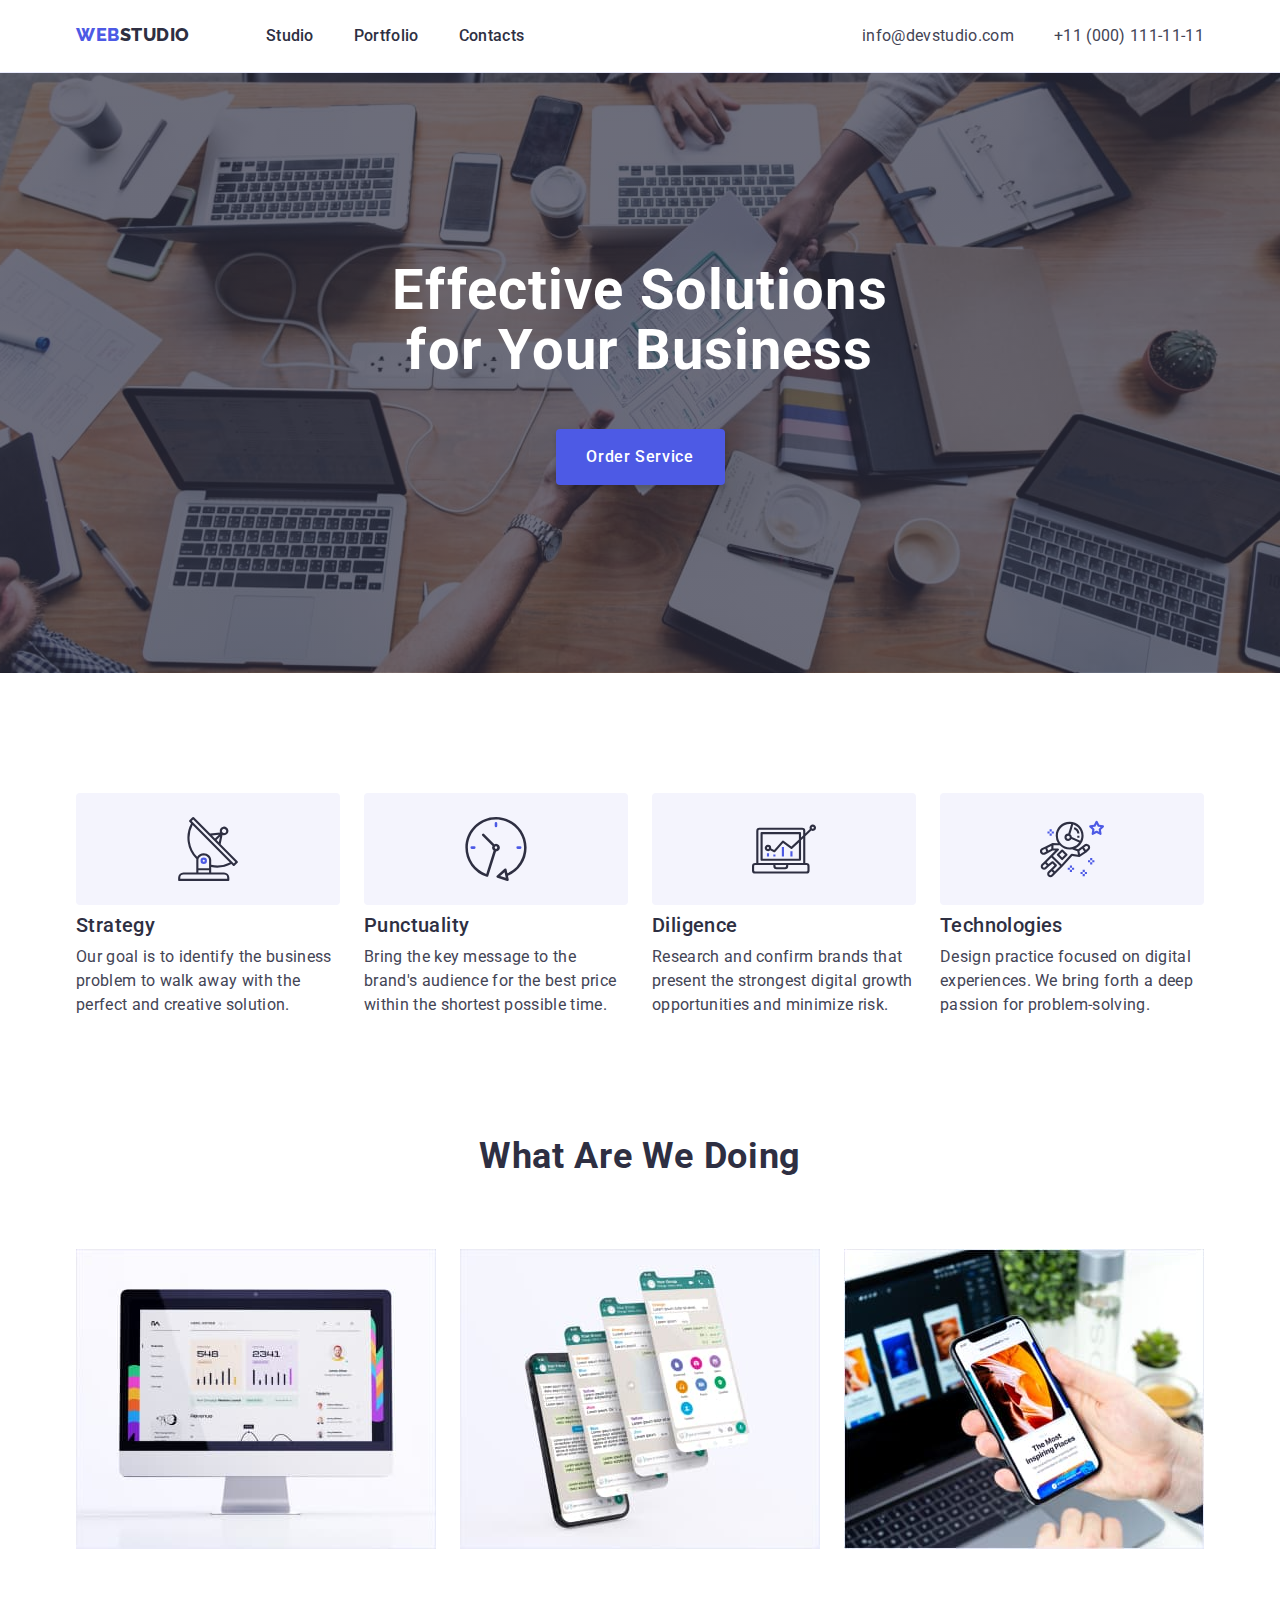
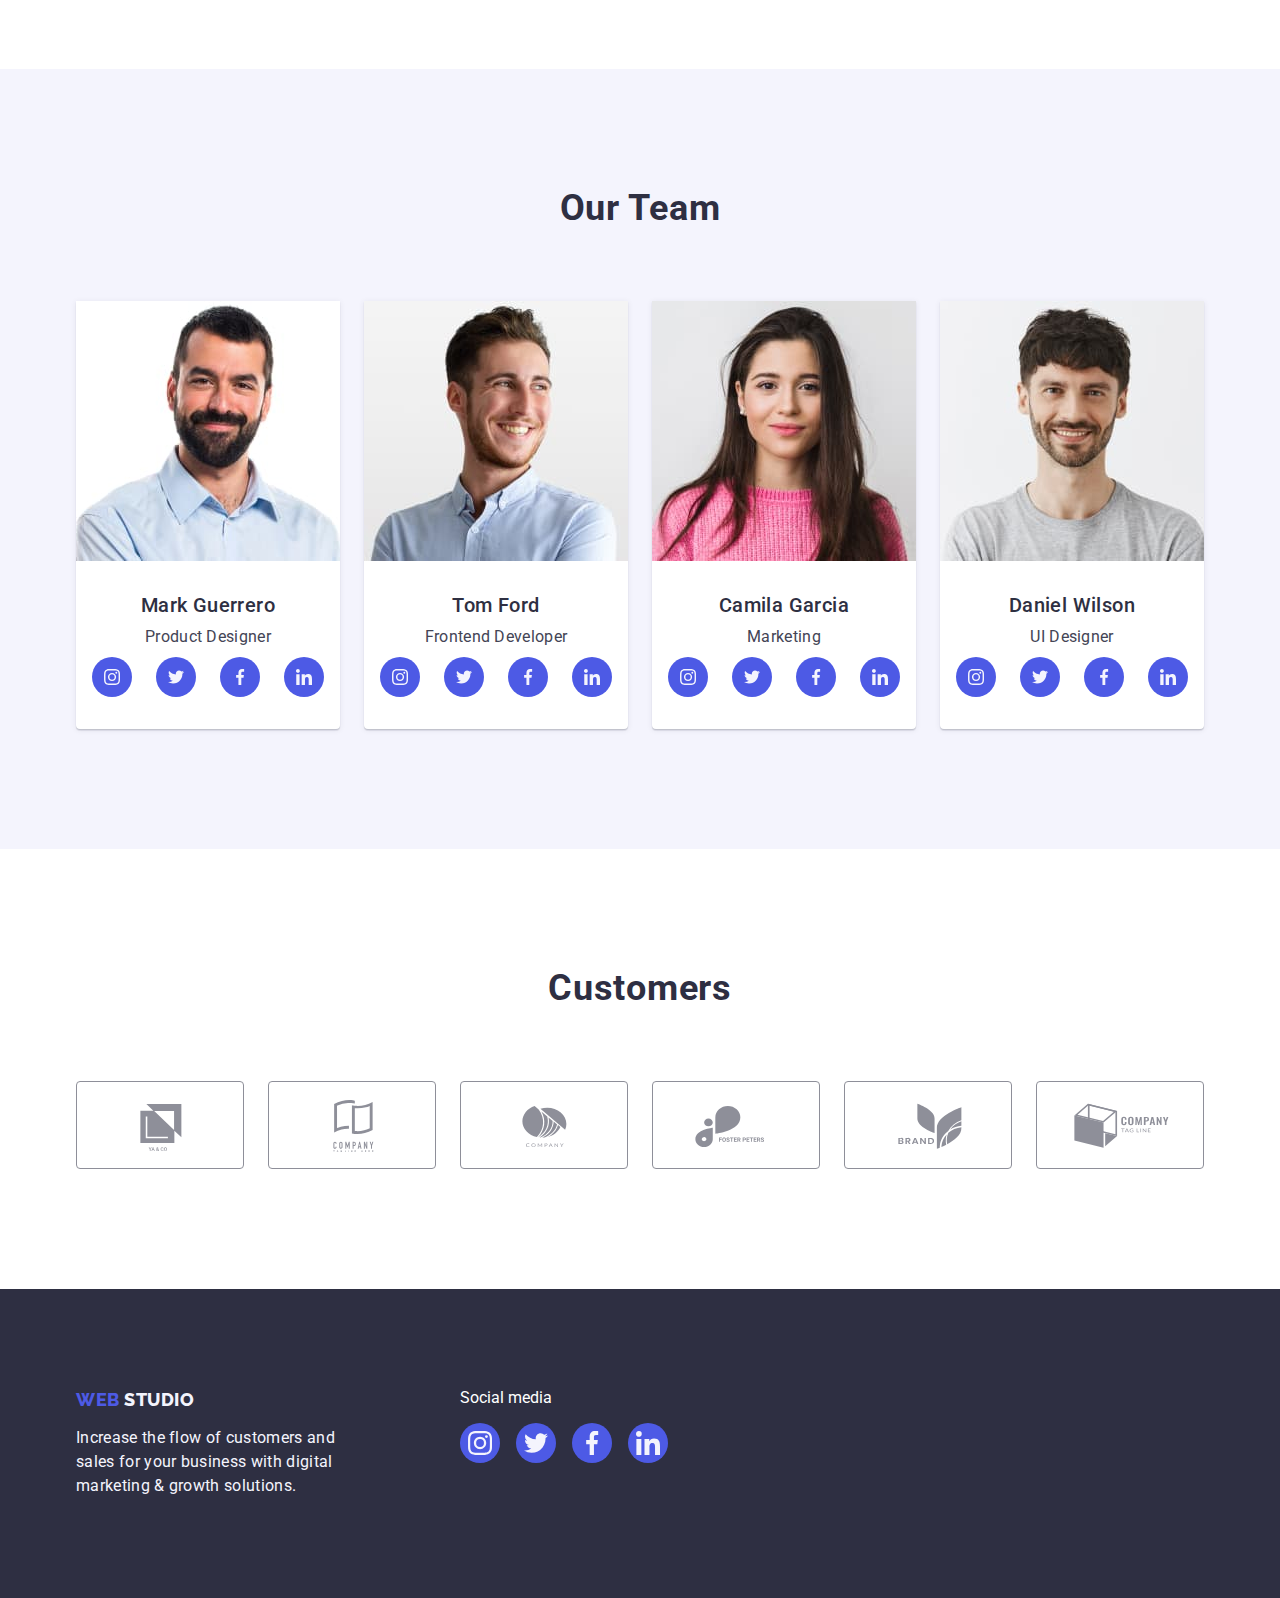
<file: index.html>
<!DOCTYPE html>
<html lang="en">
  <head>
    <meta charset="UTF-8" />
    <meta http-equiv="X-UA-Compatible" content="IE=edge" />
    <meta name="viewport" content="width=device-width, initial-scale=1.0" />
    <title>WebStudio</title>
    <link
      rel="stylesheet"
      href="https://cdn.jsdelivr.net/npm/modern-normalize@1.1.0/modern-normalize.min.css"
    />
    <link rel="preconnect" href="https://fonts.googleapis.com" />
    <link rel="preconnect" href="https://fonts.gstatic.com" crossorigin />
    <link
      href="https://fonts.googleapis.com/css2?family=Raleway:wght@800&family=Roboto:wght@400;500;700;900&display=swap"
      rel="stylesheet"
    />
    <link rel="stylesheet" href="./css/styles.css" />
  </head>
  <body>
    <header class="header-section">
      <div class="container header-box">
        <nav class="navigation">
          <a class="link logotype" href="./index.html"
            >Web<span class="logotype-studio-up">Studio</span></a
          >
          <ul class="navigation-list list">
            <li class="navigation-item">
              <a class="link navigation-link" href="./index.html">Studio</a>
            </li>
            <li class="navigation-item">
              <a class="link navigation-link" href="./portfolio.html"
                >Portfolio</a
              >
            </li>
            <li class="navigation-item">
              <a class="link navigation-link" href="">Contacts</a>
            </li>
          </ul>
        </nav>
        <address class="address">
          <ul class="address-list list">
            <li class="address-item">
              <a class="link address-link" href="mailto:info@devstudio.com"
                >info@devstudio.com</a
              >
            </li>
            <li class="address-item">
              <a class="link address-link" href="tel:+110001111111"
                >+11 (000) 111-11-11</a
              >
            </li>
          </ul>
        </address>
      </div>
    </header>
    <main>
      <section class="hero">
        <div class="container">
          <h1 class="hero-title">Effective Solutions for Your Business</h1>
          <button type="button" class="hero-button">Order Service</button>
        </div>
      </section>
      <section class="values section">
        <div class="container">
          <h2 class="chapter-title visually-hidden">Our values</h2>
          <ul class="values-list list">
            <li class="values-item">
              <div class="values-box">
                <svg class="values-icon" width="64" height="64">
                  <use href="./images/icons.svg#icon-antenna-1"></use>
                </svg>
              </div>
              <h3 class="chapter-subtitle">Strategy</h3>
              <p class="chapter-text">
                Our goal is to identify the business problem to walk away with
                the perfect and creative solution.
              </p>
            </li>
            <li class="values-item">
              <div class="values-box">
                <svg class="values-icon" width="64" height="64">
                  <use href="./images/icons.svg#icon-clock-1"></use>
                </svg>
              </div>
              <h3 class="chapter-subtitle">Punctuality</h3>
              <p class="chapter-text">
                Bring the key message to the brand's audience for the best price
                within the shortest possible time.
              </p>
            </li>
            <li class="values-item">
              <div class="values-box">
                <svg class="values-icon" width="64" height="64">
                  <use href="./images/icons.svg#icon-diagram-1"></use>
                </svg>
              </div>
              <h3 class="chapter-subtitle">Diligence</h3>
              <p class="chapter-text">
                Research and confirm brands that present the strongest digital
                growth opportunities and minimize risk.
              </p>
            </li>
            <li class="values-item">
              <div class="values-box">
                <svg class="values-icon" width="64" height="64">
                  <use href="./images/icons.svg#icon-astronaut-1"></use>
                </svg>
              </div>
              <h3 class="chapter-subtitle">Technologies</h3>
              <p class="chapter-text">
                Design practice focused on digital experiences. We bring forth a
                deep passion for problem-solving.
              </p>
            </li>
          </ul>
        </div>
      </section>
      <section class="activity section">
        <div class="container">
          <h2 class="chapter-title activity-chapter">What are we doing</h2>
          <ul class="activity-list list">
            <li class="activity-item">
              <img
                src="./images/main-page-images/img-1.jpg"
                alt="a white monitor"
                width="360"
                height="300"
              />
            </li>
            <li class="activity-item">
              <img
                src="./images/main-page-images/img-2.jpg"
                alt="a mobile phone"
                width="360"
                height="300"
              />
            </li>
            <li class="activity-item">
              <img
                src="./images/main-page-images/img-3.jpg"
                alt="a mobile phone and a laptop"
                width="360"
                height="300"
              />
            </li>
          </ul>
        </div>
      </section>
      <section class="team section">
        <div class="container">
          <h2 class="chapter-title team-chapter">Our Team</h2>
          <ul class="team-list list">
            <li class="team-item">
              <img
                src="./images/main-page-images/person-1.jpg"
                alt="photo of Mark Guerrero"
                width="264"
                height="260"
              />
              <div class="box-team">
                <h3 class="chapter-subtitle team-subtitle">Mark Guerrero</h3>
                <p class="chapter-text">Product Designer</p>
                <ul class="team-soc-list list">
                  <li class="team-soc-item">
                    <a href="" class="team-soc-link">
                      <svg width="16" height="16">
                        <use href="./images/icons.svg#instagram"></use>
                      </svg>
                    </a>
                  </li>
                  <li class="team-soc-item">
                    <a href="" class="team-soc-link">
                      <svg width="16" height="16">
                        <use href="./images/icons.svg#twitter"></use>
                      </svg>
                    </a>
                  </li>
                  <li class="team-soc-item">
                    <a href="" class="team-soc-link">
                      <svg width="16" height="16">
                        <use href="./images/icons.svg#facebook"></use>
                      </svg>
                    </a>
                  </li>
                  <li class="team-soc-item">
                    <a href="" class="team-soc-link">
                      <svg width="16" height="16">
                        <use href="./images/icons.svg#linkedin"></use>
                      </svg>
                    </a>
                  </li>
                </ul>
              </div>
            </li>
            <li class="team-item">
              <img
                src="./images/main-page-images/person-2.jpg"
                alt="photo of Tom Ford"
                width="264"
                height="260"
              />
              <div class="box-team">
                <h3 class="chapter-subtitle team-subtitle">Tom Ford</h3>
                <p class="chapter-text">Frontend Developer</p>
                <ul class="team-soc-list list">
                  <li class="team-soc-item">
                    <a href="" class="team-soc-link">
                      <svg width="16" height="16">
                        <use href="./images/icons.svg#instagram"></use>
                      </svg>
                    </a>
                  </li>
                  <li class="team-soc-item">
                    <a href="" class="team-soc-link">
                      <svg width="16" height="16">
                        <use href="./images/icons.svg#twitter"></use>
                      </svg>
                    </a>
                  </li>
                  <li class="team-soc-item">
                    <a href="" class="team-soc-link">
                      <svg width="16" height="16">
                        <use href="./images/icons.svg#facebook"></use>
                      </svg>
                    </a>
                  </li>
                  <li class="team-soc-item">
                    <a href="" class="team-soc-link">
                      <svg width="16" height="16">
                        <use href="./images/icons.svg#linkedin"></use>
                      </svg>
                    </a>
                  </li>
                </ul>
              </div>
            </li>
            <li class="team-item">
              <img
                src="./images/main-page-images/person-3.jpg"
                alt="photo of Camila Garcia"
                width="264"
                height="260"
              />
              <div class="box-team">
                <h3 class="chapter-subtitle team-subtitle">Camila Garcia</h3>
                <p class="chapter-text">Marketing</p>
                <ul class="team-soc-list list">
                  <li class="team-soc-item">
                    <a href="" class="team-soc-link">
                      <svg width="16" height="16">
                        <use
                          class="team-soc-icon"
                          href="./images/icons.svg#instagram"
                        ></use>
                      </svg>
                    </a>
                  </li>
                  <li class="team-soc-item">
                    <a href="" class="team-soc-link">
                      <svg width="16" height="16">
                        <use href="./images/icons.svg#twitter"></use>
                      </svg>
                    </a>
                  </li>
                  <li class="team-soc-item">
                    <a href="" class="team-soc-link">
                      <svg width="16" height="16">
                        <use href="./images/icons.svg#facebook"></use>
                      </svg>
                    </a>
                  </li>
                  <li class="team-soc-item">
                    <a href="" class="team-soc-link">
                      <svg width="16" height="16">
                        <use href="./images/icons.svg#linkedin"></use>
                      </svg>
                    </a>
                  </li>
                </ul>
              </div>
            </li>
            <li class="team-item">
              <img
                src="./images/main-page-images/person-4.jpg"
                alt="photo of Daniel Wilson"
                width="264"
                height="260"
              />
              <div class="box-team">
                <h3 class="chapter-subtitle team-subtitle">Daniel Wilson</h3>
                <p class="chapter-text">UI Designer</p>
                <ul class="team-soc-list list">
                  <li class="team-soc-item">
                    <a href="" class="team-soc-link">
                      <svg width="16" height="16">
                        <use href="./images/icons.svg#instagram"></use>
                      </svg>
                    </a>
                  </li>
                  <li class="team-soc-item">
                    <a href="" class="team-soc-link">
                      <svg width="16" height="16">
                        <use href="./images/icons.svg#twitter"></use>
                      </svg>
                    </a>
                  </li>
                  <li class="team-soc-item">
                    <a href="" class="team-soc-link">
                      <svg width="16" height="16">
                        <use href="./images/icons.svg#facebook"></use>
                      </svg>
                    </a>
                  </li>
                  <li class="team-soc-item">
                    <a href="" class="team-soc-link">
                      <svg width="16" height="16">
                        <use href="./images/icons.svg#linkedin"></use>
                      </svg>
                    </a>
                  </li>
                </ul>
              </div>
            </li>
          </ul>
        </div>
      </section>
      <section class="customers section">
        <div class="container">
          <h2 class="chapter-title customers-chapter">Customers</h2>
          <ul class="customers-list list">
            <li class="customers-item">
              <a href="" class="customers-link">
                <svg class="customers-icon" width="104" height="56">
                  <use href="./images/icons.svg#icon-Logo-1"></use>
                </svg>
              </a>
            </li>
            <li class="customers-item">
              <a href="" class="customers-link">
                <svg class="customers-icon" width="104" height="56">
                  <use href="./images/icons.svg#icon-Logo-2"></use>
                </svg>
              </a>
            </li>
            <li class="customers-item">
              <a href="" class="customers-link">
                <svg class="customers-icon" width="104" height="56">
                  <use href="./images/icons.svg#icon-Logo-3"></use>
                </svg>
              </a>
            </li>
            <li class="customers-item">
              <a href="" class="customers-link">
                <svg class="customers-icon" width="104" height="56">
                  <use href="./images/icons.svg#icon-Logo-4"></use>
                </svg>
              </a>
            </li>
            <li class="customers-item">
              <a href="" class="customers-link">
                <svg class="customers-icon" width="104" height="56">
                  <use href="./images/icons.svg#icon-Logo-5"></use>
                </svg>
              </a>
            </li>
            <li class="customers-item">
              <a href="" class="customers-link">
                <svg class="customers-icon" width="104" height="56">
                  <use href="./images/icons.svg#icon-Logo-6"></use>
                </svg>
              </a>
            </li>
          </ul>
        </div>
      </section>
    </main>
    <footer class="page-end">
      <div class="container footer-thumb">
        <div class="footer-box">
          <a class="logotype link" href="./index.html">
            Web
            <span class="logotype-studio-down">Studio</span>
          </a>
          <p class="page-end-text">
            Increase the flow of customers and sales for your business with
            digital marketing & growth solutions.
          </p>
        </div>
        <div class="footer-box">
          <p class="soc-title">Social media</p>
          <ul class="footer-soc-list list">
            <li class="footer-soc-item">
              <a href="" class="footer-soc-link link">
                <svg width="24" height="24">
                  <use href="./images/icons.svg#instagram"></use>
                </svg>
              </a>
            </li>
            <li class="footer-soc-item">
              <a href="" class="footer-soc-link link">
                <svg width="24" height="24">
                  <use href="./images/icons.svg#twitter"></use>
                </svg>
              </a>
            </li>
            <li class="footer-soc-item">
              <a href="" class="footer-soc-link link">
                <svg width="24" height="24">
                  <use href="./images/icons.svg#facebook"></use>
                </svg>
              </a>
            </li>
            <li class="footer-soc-item">
              <a href="" class="footer-soc-link link">
                <svg width="24" height="24">
                  <use href="./images/icons.svg#linkedin"></use>
                </svg>
              </a>
            </li>
          </ul>
        </div>
      </div>
    </footer>
  </body>
</html>
</file>
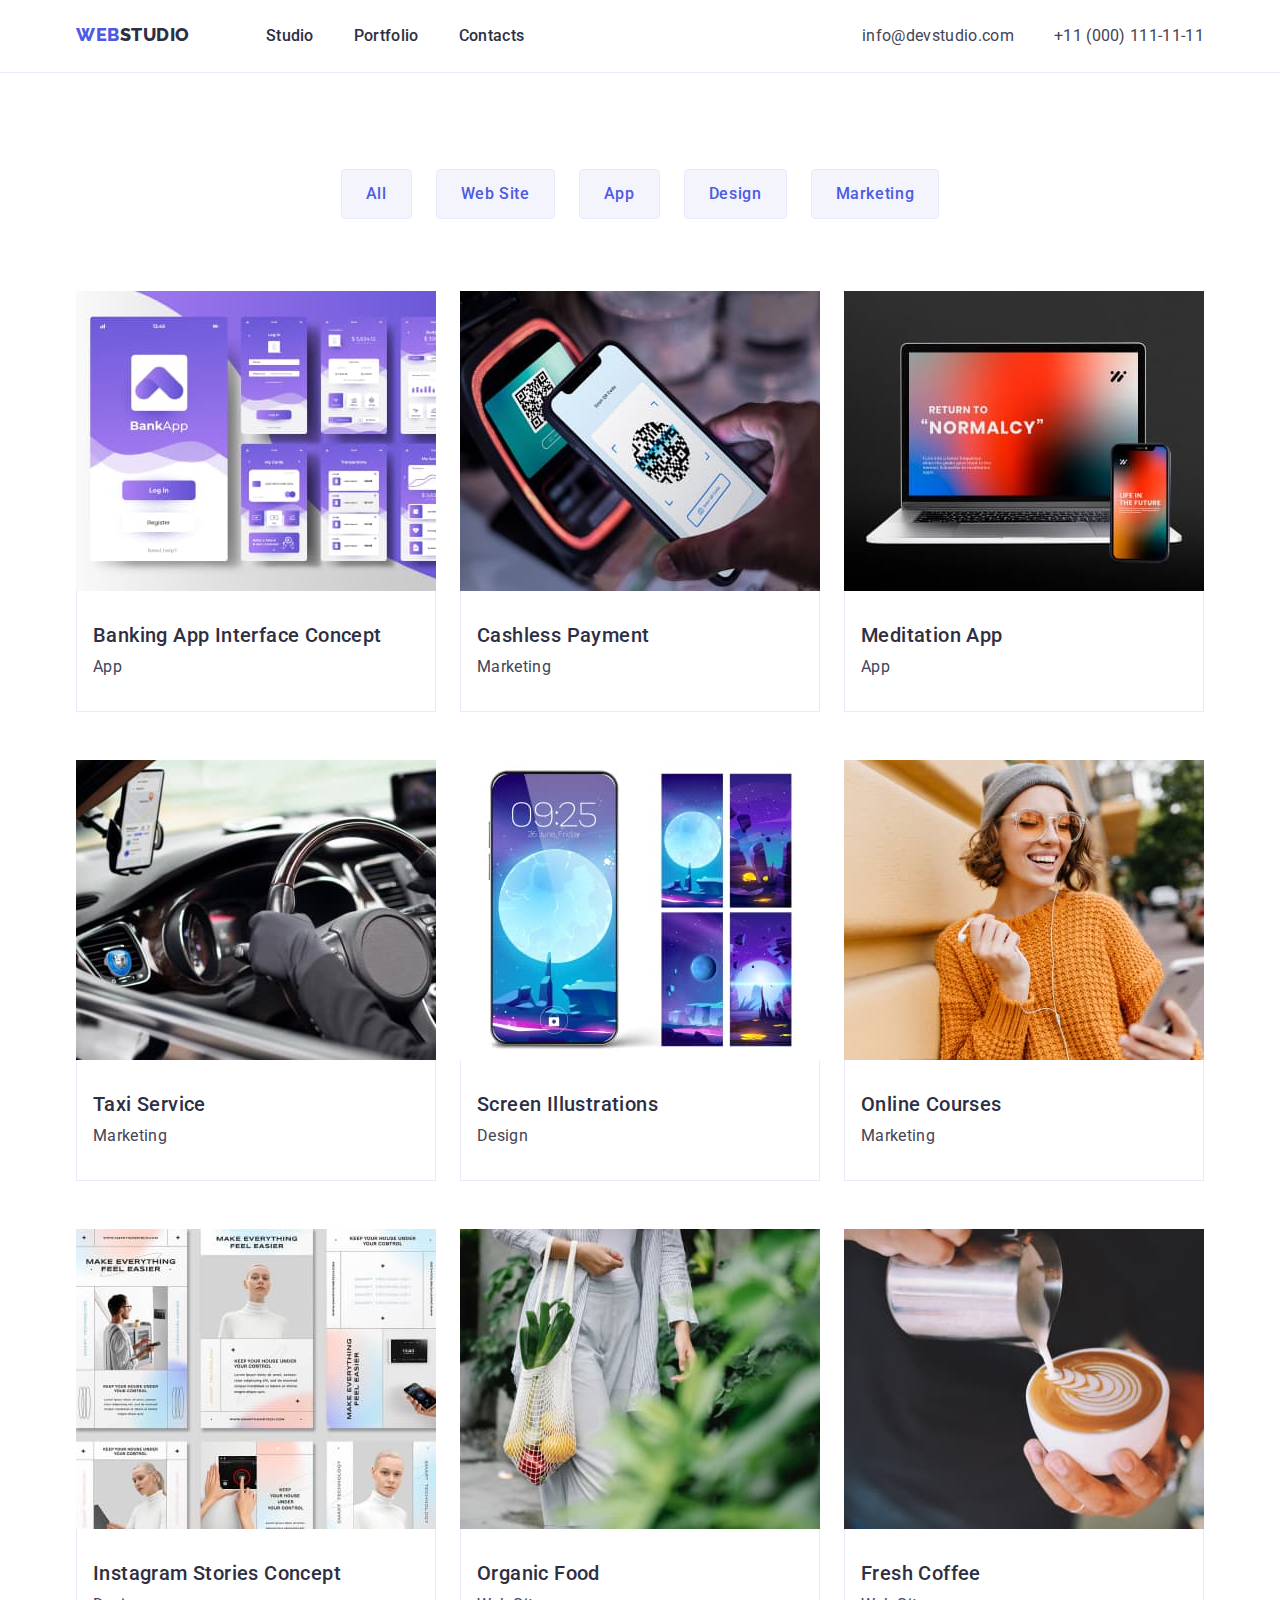
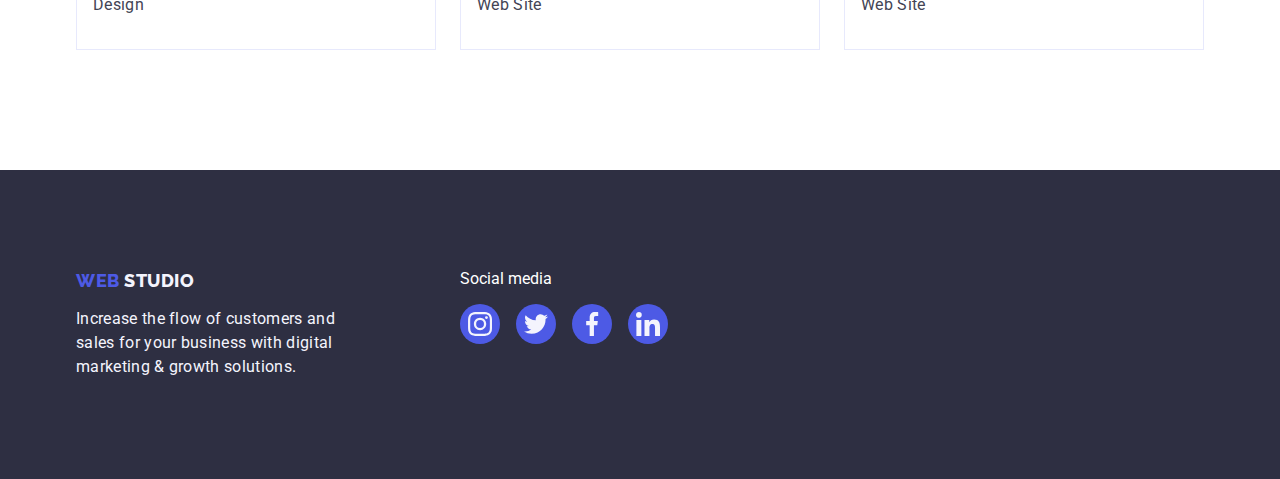
<file: portfolio.html>
<!DOCTYPE html>
<html lang="en">
  <head>
    <meta charset="UTF-8" />
    <meta http-equiv="X-UA-Compatible" content="IE=edge" />
    <meta name="viewport" content="width=device-width, initial-scale=1.0" />
    <title>Portfolio</title>
    <link
      rel="stylesheet"
      href="https://cdn.jsdelivr.net/npm/modern-normalize@1.1.0/modern-normalize.min.css"
    />
    <link rel="preconnect" href="https://fonts.googleapis.com" />
    <link rel="preconnect" href="https://fonts.gstatic.com" crossorigin />
    <link
      href="https://fonts.googleapis.com/css2?family=Raleway:wght@800&family=Roboto:wght@400;500;700;900&display=swap"
      rel="stylesheet"
    />
    <link rel="stylesheet" href="./css/styles.css" />
  </head>
  <body>
    <header class="header-section">
      <div class="container header-box">
        <nav class="navigation">
          <a class="logotype link" href="./index.html"
            >Web<span class="logotype-studio-up">Studio</span></a
          >
          <ul class="list navigation-list">
            <li>
              <a class="navigation-link link" href="./index.html">Studio</a>
            </li>
            <li>
              <a class="navigation-link link" href="./portfolio.html"
                >Portfolio</a
              >
            </li>
            <li><a class="navigation-link link" href="">Contacts</a></li>
          </ul>
        </nav>
        <address class="address">
          <ul class="address-list list">
            <li>
              <a class="address-link link" href="mailto:info@devstudio.com"
                >info@devstudio.com</a
              >
            </li>
            <li>
              <a class="address-link link" href="tel:+110001111111"
                >+11 (000) 111-11-11</a
              >
            </li>
          </ul>
        </address>
      </div>
    </header>
    <main>
      <section class="potrfolio-menu-section section">
        <div class="container">
          <h1 class="visually-hidden">Portfolio</h1>
          <ul class="menu-button-list list">
            <li><button class="menu-button" type="button">All</button></li>
            <li><button class="menu-button" type="button">Web Site</button></li>
            <li><button class="menu-button" type="button">App</button></li>
            <li><button class="menu-button" type="button">Design</button></li>
            <li>
              <button class="menu-button" type="button">Marketing</button>
            </li>
          </ul>
          <ul class="portfolio-list list">
            <li class="portfolio-menu-item">
              <a class="portfolio-link link" href="">
                <img
                  src="./images/portfolio-images/portfolio-banking-app-interface-concept.jpg"
                  alt="Interface of Banking App"
                  width="360"
                  height="300"
                />
                <div class="portfolio-text">
                  <h2 class="chapter-subtitle portfolio-menu-subtitle">
                    Banking App Interface Concept
                  </h2>
                  <p class="chapter-text">App</p>
                </div>
              </a>
            </li>
            <li class="portfolio-menu-item">
              <a class="portfolio-link link" href="">
                <img
                  src="./images/portfolio-images/portfolio-cashless-payment.jpg"
                  alt="Example of Cashless Payment"
                  width="360"
                  height="300"
                />
                <div class="portfolio-text">
                  <h2 class="chapter-subtitle portfolio-menu-subtitle">
                    Cashless Payment
                  </h2>
                  <p class="chapter-text">Marketing</p>
                </div>
              </a>
            </li>
            <li class="portfolio-menu-item">
              <a class="portfolio-link link" href="">
                <img
                  src="./images/portfolio-images/portfolio-meditation-app.jpg"
                  alt="A laptop and a mobile phone"
                  width="360"
                  height="300"
                />
                <div class="portfolio-text">
                  <h2 class="chapter-subtitle portfolio-menu-subtitle">
                    Meditation App
                  </h2>
                  <p class="chapter-text">App</p>
                </div>
              </a>
            </li>
            <li class="portfolio-menu-item">
              <a class="portfolio-link link" href="">
                <img
                  src="./images/portfolio-images/portfolio-taxi-service.jpg"
                  alt="a car dashboard, a steering wheel and mobile phone"
                  width="360"
                  height="300"
                />
                <div class="portfolio-text">
                  <h2 class="chapter-subtitle portfolio-menu-subtitle">
                    Taxi Service
                  </h2>
                  <p class="chapter-text">Marketing</p>
                </div>
              </a>
            </li>
            <li class="portfolio-menu-item">
              <a class="portfolio-link link" href="">
                <img
                  src="./images/portfolio-images/portfolio-screen-illustrations.jpg"
                  alt="different types of mobile phone's screen"
                  width="360"
                  height="300"
                />
                <div class="portfolio-text">
                  <h2 class="chapter-subtitle portfolio-menu-subtitle">
                    Screen Illustrations
                  </h2>
                  <p class="chapter-text">Design</p>
                </div>
              </a>
            </li>
            <li class="portfolio-menu-item">
              <a class="portfolio-link link" href="">
                <img
                  src="./images/portfolio-images/portfolio-online-courses.jpg"
                  alt="A happy girl in orange sweater with a mobile phone"
                  width="360"
                  height="300"
                />
                <div class="portfolio-text">
                  <h2 class="chapter-subtitle portfolio-menu-subtitle">
                    Online Courses
                  </h2>
                  <p class="chapter-text">Marketing</p>
                </div>
              </a>
            </li>
            <li class="portfolio-menu-item">
              <a class="portfolio-link link" href="">
                <img
                  src="./images/portfolio-images/portfolio-instagram-stories-concept.jpg"
                  alt="example of instagram story"
                  width="360"
                  height="300"
                />
                <div class="portfolio-text">
                  <h2 class="chapter-subtitle portfolio-menu-subtitle">
                    Instagram Stories Concept
                  </h2>
                  <p class="chapter-text">Design</p>
                </div>
              </a>
            </li>
            <li class="portfolio-menu-item">
              <a class="portfolio-link link" href="">
                <img
                  src="./images/portfolio-images/portfolio-organic-food.jpg"
                  alt="a girl with fruits and vegetables"
                  width="360"
                  height="300"
                />
                <div class="portfolio-text">
                  <h2 class="chapter-subtitle portfolio-menu-subtitle">
                    Organic Food
                  </h2>
                  <p class="chapter-text">Web Site</p>
                </div>
              </a>
            </li>
            <li class="portfolio-menu-item">
              <a class="portfolio-link link" href="">
                <img
                  src="./images/portfolio-images/portfolio-fresh-coffee.jpg"
                  alt="a cup of coffee with milk"
                  width="360"
                  height="300"
                />
                <div class="portfolio-text">
                  <h2 class="chapter-subtitle portfolio-menu-subtitle">
                    Fresh Coffee
                  </h2>
                  <p class="chapter-text">Web Site</p>
                </div>
              </a>
            </li>
          </ul>
        </div>
      </section>
    </main>
    <footer class="page-end">
      <div class="container footer-thumb">
        <div class="footer-box">
          <a class="logotype link" href="./index.html"
            >Web <span class="logotype-studio-down">Studio</span></a
          >
          <p class="page-end-text">
            Increase the flow of customers and sales for your business with
            digital marketing & growth solutions.
          </p>
        </div>
        <div class="footer-box">
          <p class="soc-title">Social media</p>
          <ul class="footer-soc-list list">
            <li class="footer-soc-item">
              <a href="" class="footer-soc-link link">
                <svg width="24" height="24">
                  <use href="./images/icons.svg#instagram"></use>
                </svg>
              </a>
            </li>
            <li class="footer-soc-item">
              <a href="" class="footer-soc-link link">
                <svg width="24" height="24">
                  <use href="./images/icons.svg#twitter"></use>
                </svg>
              </a>
            </li>
            <li class="footer-soc-item">
              <a href="" class="footer-soc-link link">
                <svg width="24" height="24">
                  <use href="./images/icons.svg#facebook"></use>
                </svg>
              </a>
            </li>
            <li class="footer-soc-item">
              <a href="" class="footer-soc-link link">
                <svg width="24" height="24">
                  <use href="./images/icons.svg#linkedin"></use>
                </svg>
              </a>
            </li>
          </ul>
        </div>
      </div>
    </footer>
  </body>
</html>
</file>
<file: css/styles.css>
:root {
  --primary-background-color: #ffffff;
  --secondary-background-color: #2e2f42;
  --tretiary-background-color: #f4f4fd;
  --primary-color: #2e2f42;
  --secondary-color: #434455;
  --tretiary-color: #f4f4fd;
  --logo-web-color: #4d5ae5;
  --logo-studio-up-color: #2e2f42;
  --logo-studio-down-color: #f4f4fd;
  --hero-title-color: #ffffff;
  --primary-botton-color: #ffffff;
  --secondary-botton-color: #4d5ae5;
  --active-link-color: #404bbf;
  --item-gap: 24px;
  --head-paragraph-gap: 8px;
}

h1,
h2,
h3,
h4,
h5,
h6,
p {
  margin-top: 0;
  margin-bottom: 0;
}

ul {
  margin-top: 0;
  margin-bottom: 0;
  padding-left: 0;
}

img {
  display: block;
}

.list {
  list-style: none;
}

.link {
  text-decoration: none;
}

.container {
  max-width: 1158px;
  padding-left: 15px;
  padding-right: 15px;
  margin: 0 auto;
}

.visually-hidden {
  position: absolute;
  width: 1px;
  height: 1px;
  margin: -1px;
  border: 0;
  padding: 0;
  white-space: nowrap;
  clip-path: inset(100%);
  clip: rect(0 0 0 0);
  overflow: hidden;
}

body {
  font-family: "Roboto", sans-serif;
  color: var(--primary-color);
  background-color: var(--primary-background-color);
}

/* ====================COMPONENTS==================== */

.chapter-title {
  font-size: 36px;
  line-height: 1.11;
  text-align: center;
  letter-spacing: 0.02em;
  text-transform: capitalize;
}

.chapter-subtitle {
  font-weight: 500;
  font-size: 20px;
  line-height: 1.2;
  letter-spacing: 0.02em;
  color: var(--primary-color);
  margin-bottom: var(--head-paragraph-gap);
}
.chapter-text {
  font-size: 16px;
  line-height: 1.5;
  letter-spacing: 0.02em;
  color: var(--secondary-color);
}

.section {
  padding-bottom: 120px;
}

/* ====================LOGOTYPE==================== */

.logotype {
  font-family: "Raleway", sans-serif;
  font-weight: 800;
  font-size: 18px;
  line-height: 1.17;
  align-items: center;
  letter-spacing: 0.03em;
  text-transform: uppercase;
  color: var(--logo-web-color);
}

.logotype-studio-up {
  color: var(--logo-studio-up-color);
}

.logotype-studio-down {
  color: var(--logo-studio-down-color);
}

/* ====================HEADER==================== */
.header-box {
  display: flex;
}

.navigation {
  display: flex;
  gap: 76px;
}

.navigation-list {
  display: flex;
  gap: 40px;
}

.navigation-link {
  font-weight: 500;
  font-size: 16px;
  line-height: 1.5;
  letter-spacing: 0.02em;
  color: var(--primary-color);
}

.navigation-link:hover,
.navigation-link:focus {
  font-weight: 500;
  font-size: 16px;
  line-height: 1.5;
  letter-spacing: 0.02em;
  color: var(--active-link-color);
}

.address {
  font-style: normal;
  margin-left: auto;
}

.address-list {
  display: flex;
  gap: 40px;
}

.address-link {
  font-size: 16px;
  line-height: 1.5;
  letter-spacing: 0.02em;
  color: var(--secondary-color);
}

.address-link:hover,
.address-link:focus {
  color: var(--active-link-color);
}

.header-section {
  padding: 24px 0;
  border-bottom-width: 1px;
  border-bottom-style: solid;
  border-bottom-color: #e7e9fc;
}

/* ====================HERO==================== */
.hero {
  margin: 0 auto;
  padding: 188px 0;
  max-width: 1440px;
  max-height: 600px;
  background-color: var(--secondary-background-color);
  background-image: linear-gradient(
      rgba(46, 47, 66, 0.7),
      rgba(46, 47, 66, 0.7)
    ),
    url(../images/main-page-images/hero-bg-image.jpg);
  background-repeat: no-repeat;
  background-position: center;
  background-size: cover;
}

.hero-title {
  font-size: 56px;
  line-height: 1.07;
  text-align: center;
  letter-spacing: 0.02em;
  color: var(--hero-title-color);
  width: 496px;
  margin: 0 auto 48px;
}
.hero-button {
  font-family: "Roboto", sans-serif;
  font-weight: 500;
  font-size: 16px;
  line-height: 1.5;
  align-items: center;
  letter-spacing: 0.04em;
  color: var(--primary-botton-color);
  background-color: var(--secondary-botton-color);
  box-shadow: 0px 4px 4px rgba(0, 0, 0, 0.15);
  border: none;
  border-radius: 4px;
  cursor: pointer;
  width: 169px;
  height: 56px;
  margin-top: 48px;
  display: block;
  margin: 0 auto;
}

.hero-button:hover,
.hero-button:focus {
  background: var(--active-link-color);
}

/* ====================VALUES==================== */

.values {
  padding-top: 120px;
}

.values-box {
  margin-bottom: 8px;
  display: flex;
  justify-content: center;
  align-items: center;
  width: 264px;
  height: 112px;
  background-color: var(--tretiary-background-color);
  border-radius: 4px;
}

.values-list {
  display: flex;
}

.values-item {
  flex-basis: calc(100% / 4);
}

.values-item:not(:first-child) {
  margin-left: var(--item-gap);
}

/* ====================ACTIVITY==================== */

.activity-chapter {
  margin-bottom: 72px;
}

.activity-list {
  display: flex;
}

.activity-item {
  flex-basis: calc(100% / 3);
}

.activity-item:not(:first-child) {
  margin-left: var(--item-gap);
}

/* ====================OUR TEAM==================== */

.team {
  background-color: var(--tretiary-background-color);
  padding-top: 120px;
}

.box-team {
  text-align: center;
  padding: 32px 16px;
}

.team-item {
  background-color: var(--primary-background-color);
  box-shadow: 0px 1px 6px rgba(46, 47, 66, 0.08),
    0px 1px 1px rgba(46, 47, 66, 0.16), 0px 2px 1px rgba(46, 47, 66, 0.08);
  border-radius: 0px 0px 4px 4px;
}

.team-chapter {
  margin-bottom: 72px;
}

.team-list {
  display: flex;
}

.team-item {
  flex-basis: calc(100% / 4);
}

.team-item:not(:first-child) {
  margin-left: var(--item-gap);
}

.team-soc-list {
  display: flex;
  justify-content: center;
  gap: 24px;
  margin-top: 8px;
}

.team-soc-item {
  width: 40px;
  height: 40px;
}

.team-soc-link {
  width: 100%;
  height: 100%;
  background-color: #4d5ae5;
  border-radius: 50%;
  display: flex;
  justify-content: center;
  align-items: center;
}

.team-soc-link:hover,
.team-soc-link:focus {
  background-color: #404bbf;
}

/* ====================CUSTOMERS==================== */

.customers {
  padding-top: 120px;
}

.customers-chapter {
  margin-bottom: 72px;
}

.customers-list {
  display: flex;
  gap: 24px;
}

.customers-item {
  width: 168px;
  height: 88px;
}

.customers-link {
  width: 100%;
  height: 100%;
  display: flex;
  justify-content: center;
  align-items: center;
  border: 1px solid #8e8f99;
  border-radius: 4px;
  color: #8e8f99;
}

.customers-link:hover,
.customers-link:focus {
  color: #404bbf;
  border: 1px solid #404bbf;
}

.customers-icon {
  fill: currentColor;
}

/* ====================PORTFOLIO==================== */

.portfolio-list {
  display: flex;
  flex-wrap: wrap;
}

.portfolio-menu-item {
  flex-basis: calc(100% / 3 - var(--item-gap));
}

.portfolio-menu-item:not(:nth-child(3n + 1)) {
  margin-left: var(--item-gap);
}

.portfolio-menu-item:not(:nth-child(-n + 3)) {
  margin-top: calc(2 * var(--item-gap));
}

.portfolio-link {
  display: block;
}

.portfolio-link:hover,
.portfolio-link:focus {
  box-shadow: 0px 1px 6px rgba(46, 47, 66, 0.08),
    0px 1px 1px rgba(46, 47, 66, 0.16), 0px 2px 1px rgba(46, 47, 66, 0.08);
}

.portfolio-text {
  border: 1px solid #e7e9fc;
  border-top: none;
}

.portfolio-text {
  padding-top: 32px;
  padding-bottom: 32px;
  padding-left: 16px;
}

.menu-button {
  font-family: "Roboto", sans-serif;
  font-weight: 500;
  font-size: 16px;
  line-height: 1.5;
  align-items: center;
  text-align: center;
  letter-spacing: 0.04em;
  color: var(--secondary-botton-color);
  background-color: var(--tretiary-background-color);
  border: 1px solid #e7e9fc;
  border-radius: 4px;
  cursor: pointer;
  padding: 12px 24px;
}

.menu-button:hover,
.menu-button:focus {
  color: var(--primary-botton-color);
  background-color: var(--active-link-color);
  box-shadow: 0px 3px 1px rgba(0, 0, 0, 0.1), 0px 2px 1px rgba(0, 0, 0, 0.08),
    0px 2px 2px rgba(0, 0, 0, 0.12);
  border: none;
  border-radius: 4px;
}

.menu-button-list {
  margin-bottom: 72px;
  display: flex;
  justify-content: center;
  gap: 24px;
}

.potrfolio-menu-section {
  padding-top: 96px;
}

/* ====================FOOTER==================== */
.page-end {
  background-color: var(--secondary-background-color);
  padding-top: 100px;
  padding-bottom: 100px;
}

.page-end-text {
  font-size: 16px;
  line-height: 1.5;
  letter-spacing: 0.02em;
  color: var(--tretiary-color);
  width: 264px;
  margin-top: 16px;
}

.soc-title {
  margin-bottom: 16px;
  color: var(--primary-botton-color);
}

.footer-thumb {
  display: flex;
}

.footer-box:not(:last-child) {
  margin-right: 120px;
}

.footer-soc-list {
  display: flex;
  gap: 16px;
}

.footer-soc-item {
  width: 40px;
  height: 40px;
}

.footer-soc-link {
  width: 100%;
  height: 100%;
  display: flex;
  justify-content: center;
  align-items: center;
  border-radius: 50%;
  background-color: #4d5ae5;
}

.footer-soc-link:hover,
.footer-soc-link:focus {
  background-color: #31d0aa;
}
</file>
